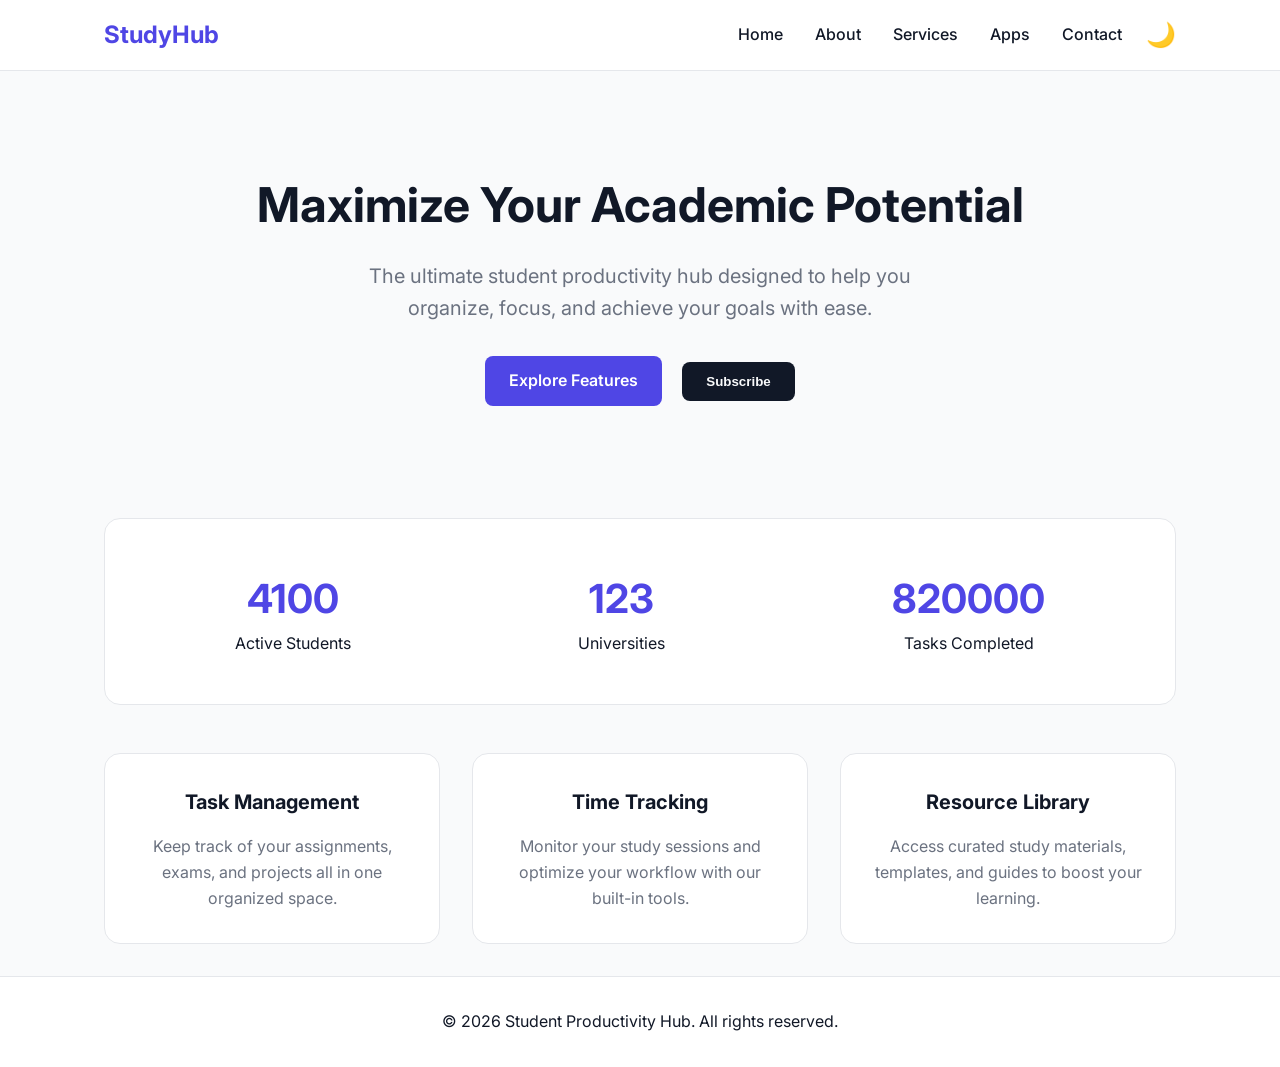
<file: student hub/index.html>
<!DOCTYPE html>
<html lang="en">
<head>
    <meta charset="UTF-8">
    <meta name="viewport" content="width=device-width, initial-scale=1.0">
    <meta name="description" content="Student Productivity Hub - Your all-in-one resource for academic success.">
    <title>Student Productivity Hub | Home</title>

    <meta name="keywords" content="student, productivity, hub, study, planner">
    <meta name="author" content="StudyHub Team">
    <meta property="og:title" content="Student Productivity Hub">
    <meta property="og:description" content="The ultimate student productivity hub designed to help you organize, focus, and achieve your goals.">
    <meta property="og:type" content="website">
    <link rel="icon" href="data:image/svg+xml,<svg xmlns=%22http://www.w3.org/2000/svg%22 viewBox=%220 0 100 100%22><text y=%22.9em%22 font-size=%2290%22>📚</text></svg>">

    <link href="https://fonts.googleapis.com/css2?family=Inter:wght@400;500;600;700&display=swap" rel="stylesheet">
    <link rel="stylesheet" href="style.css">
    <script src="ui.js" defer></script>
</head>
<body>
    <header>
        <nav>
            <a href="index.html" class="logo">StudyHub</a>
            <div class="nav-right">
                <button class="hamburger" aria-label="Toggle Menu">
                    <span></span><span></span><span></span>
                </button>
                <ul class="nav-links">
                    <li><a href="index.html">Home</a></li>
                    <li><a href="about.html">About</a></li>
                    <li><a href="services.html">Services</a></li>
                    <li><a href="apps.html">Apps</a></li>
                    <li><a href="contact.html">Contact</a></li>
                </ul>
                <button id="theme-toggle" class="theme-toggle" aria-label="Toggle Dark Mode">🌙</button>
            </div>
        </nav>
    </header>

    <main>
        <section class="hero">
            <h1>Maximize Your Academic Potential</h1>
            <p>The ultimate student productivity hub designed to help you organize, focus, and achieve your goals with ease.</p>
            <a href="#features" class="btn">Explore Features</a>
            <button id="modal-btn" class="btn" style="background-color: var(--text-color); color: var(--bg-color); margin-left: 1rem;">Subscribe</button>
        </section>

        <!-- Animated Counters -->
        <section class="stats">
            <div class="stat-item">
                <div class="counter" data-target="5000">0</div>
                <p>Active Students</p>
            </div>
            <div class="stat-item">
                <div class="counter" data-target="150">0</div>
                <p>Universities</p>
            </div>
            <div class="stat-item">
                <div class="counter" data-target="1000000">0</div>
                <p>Tasks Completed</p>
            </div>
        </section>

        <section id="features" class="features">
            <div class="card">
                <h3>Task Management</h3>
                <p>Keep track of your assignments, exams, and projects all in one organized space.</p>
            </div>
            <div class="card">
                <h3>Time Tracking</h3>
                <p>Monitor your study sessions and optimize your workflow with our built-in tools.</p>
            </div>
            <div class="card">
                <h3>Resource Library</h3>
                <p>Access curated study materials, templates, and guides to boost your learning.</p>
            </div>
        </section>
    </main>

    <!-- Modal Popup -->
    <div id="my-modal" class="modal">
        <div class="modal-content">
            <span class="close">&times;</span>
            <h2>Subscribe to Updates</h2>
            <p style="margin: 1rem 0; color: var(--text-muted);">Get the latest study tips and feature updates directly in your inbox.</p>
            <form id="subscribe-form" style="display: flex; gap: 0.5rem;">
                <input type="email" placeholder="Enter your email" required style="flex: 1;">
                <button type="submit" class="btn">Subscribe</button>
            </form>
        </div>
    </div>

    <footer>
        <p>&copy; 2026 Student Productivity Hub. All rights reserved.</p>
    </footer>
</body>
</html>
</file>
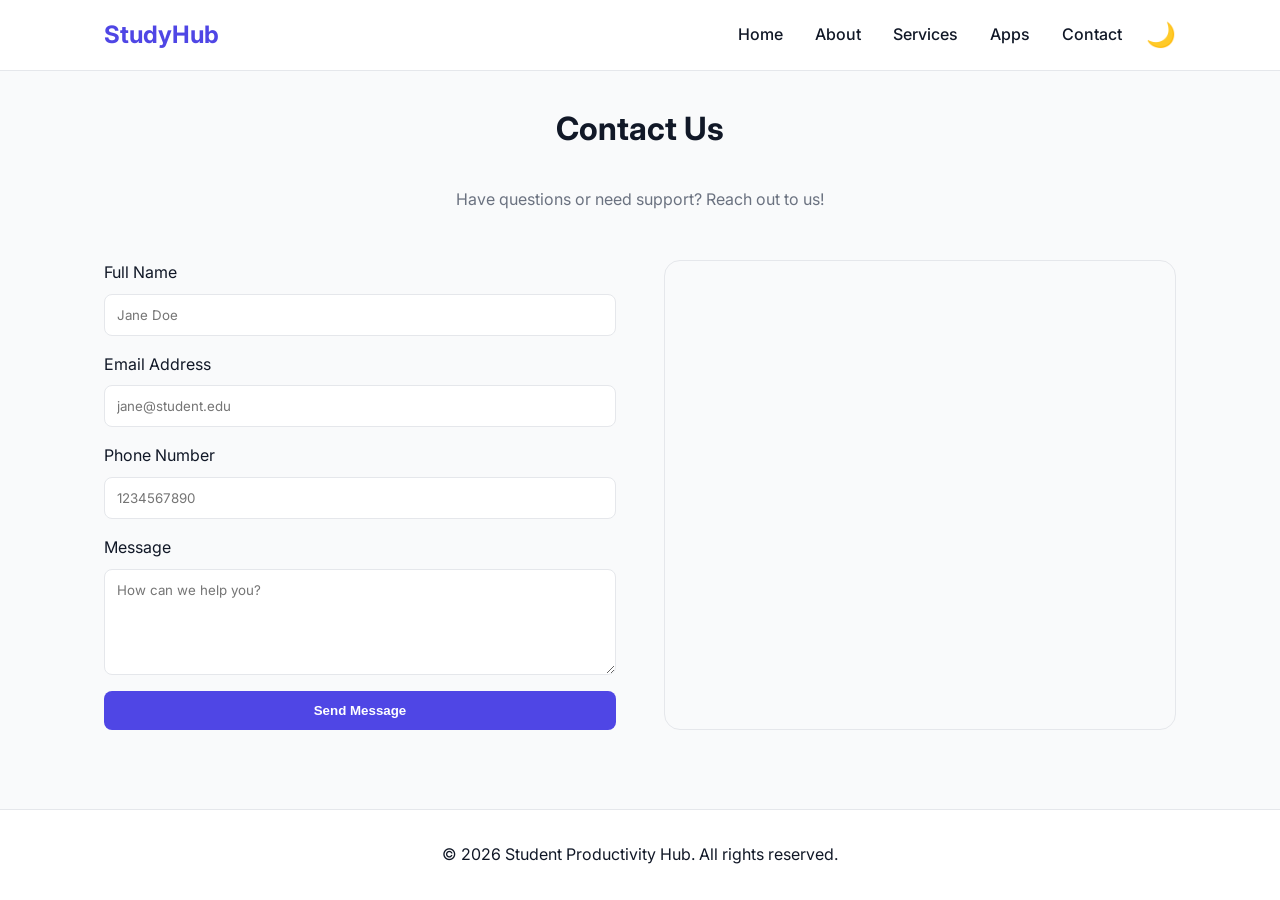
<file: student hub/contact.html>
<!DOCTYPE html>
<html lang="en">
<head>
    <meta charset="UTF-8">
    <meta name="viewport" content="width=device-width, initial-scale=1.0">
    <meta name="description" content="Contact Student Productivity Hub">
    <title>Contact | Student Productivity Hub</title>

    <meta name="keywords" content="student, productivity, hub, study, planner">
    <meta name="author" content="StudyHub Team">
    <meta property="og:title" content="Student Productivity Hub">
    <meta property="og:description" content="The ultimate student productivity hub designed to help you organize, focus, and achieve your goals.">
    <meta property="og:type" content="website">
    <link rel="icon" href="data:image/svg+xml,<svg xmlns=%22http://www.w3.org/2000/svg%22 viewBox=%220 0 100 100%22><text y=%22.9em%22 font-size=%2290%22>📚</text></svg>">

    <link href="https://fonts.googleapis.com/css2?family=Inter:wght@400;500;600;700&display=swap" rel="stylesheet">
    <link rel="stylesheet" href="style.css">
    <script src="ui.js" defer></script>
</head>
<body>
    <header>
        <nav>
            <a href="index.html" class="logo">StudyHub</a>
            <div class="nav-right">
                <button class="hamburger" aria-label="Toggle Menu">
                    <span></span><span></span><span></span>
                </button>
                <ul class="nav-links">
                    <li><a href="index.html">Home</a></li>
                    <li><a href="about.html">About</a></li>
                    <li><a href="services.html">Services</a></li>
                    <li><a href="apps.html">Apps</a></li>
                    <li><a href="contact.html">Contact</a></li>
                </ul>
                <button id="theme-toggle" class="theme-toggle" aria-label="Toggle Dark Mode">🌙</button>
            </div>
        </nav>
    </header>

    <main>
        <h1 style="text-align: center; margin-bottom: 2rem;">Contact Us</h1>
        <p style="text-align: center; color: var(--text-muted); margin-bottom: 3rem;">Have questions or need support? Reach out to us!</p>
        
        <div class="contact-container">
            <div class="contact-form-wrapper">
                <form id="contact-form" class="contact-form" novalidate>
                    <div class="form-group">
                        <label for="name">Full Name</label>
                        <input type="text" id="name" name="name" required placeholder="Jane Doe">
                        <span class="error-msg"></span>
                    </div>
                    <div class="form-group">
                        <label for="email">Email Address</label>
                        <input type="email" id="email" name="email" required placeholder="jane@student.edu">
                        <span class="error-msg"></span>
                    </div>
                    <div class="form-group">
                        <label for="phone">Phone Number</label>
                        <input type="tel" id="phone" name="phone" required placeholder="1234567890">
                        <span class="error-msg"></span>
                    </div>
                    <div class="form-group">
                        <label for="message">Message</label>
                        <textarea id="message" name="message" rows="5" required placeholder="How can we help you?"></textarea>
                    </div>
                    <button type="submit" class="btn">Send Message</button>
                </form>
            </div>
            
            <div class="map-container" style="border-radius: 1rem; overflow: hidden; border: 1px solid var(--border-color);">
                <iframe src="https://www.google.com/maps/embed?pb=!1m18!1m12!1m3!1d3151.835434509374!2d144.95373531531615!3d-37.816279742021665!2m3!1f0!2f0!3f0!3m2!1i1024!2i768!4f13.1!3m3!1m2!1s0x6ad65d4c2b349649%3A0xb6899234e561db11!2sEnvato!5e0!3m2!1sen!2sus!4v1620130985202!5m2!1sen!2sus" width="100%" height="100%" style="border:0; min-height: 400px;" allowfullscreen="" loading="lazy"></iframe>
            </div>
        </div>
    </main>

    <footer>
        <p>&copy; 2026 Student Productivity Hub. All rights reserved.</p>
    </footer>
</body>
</html>
</file>
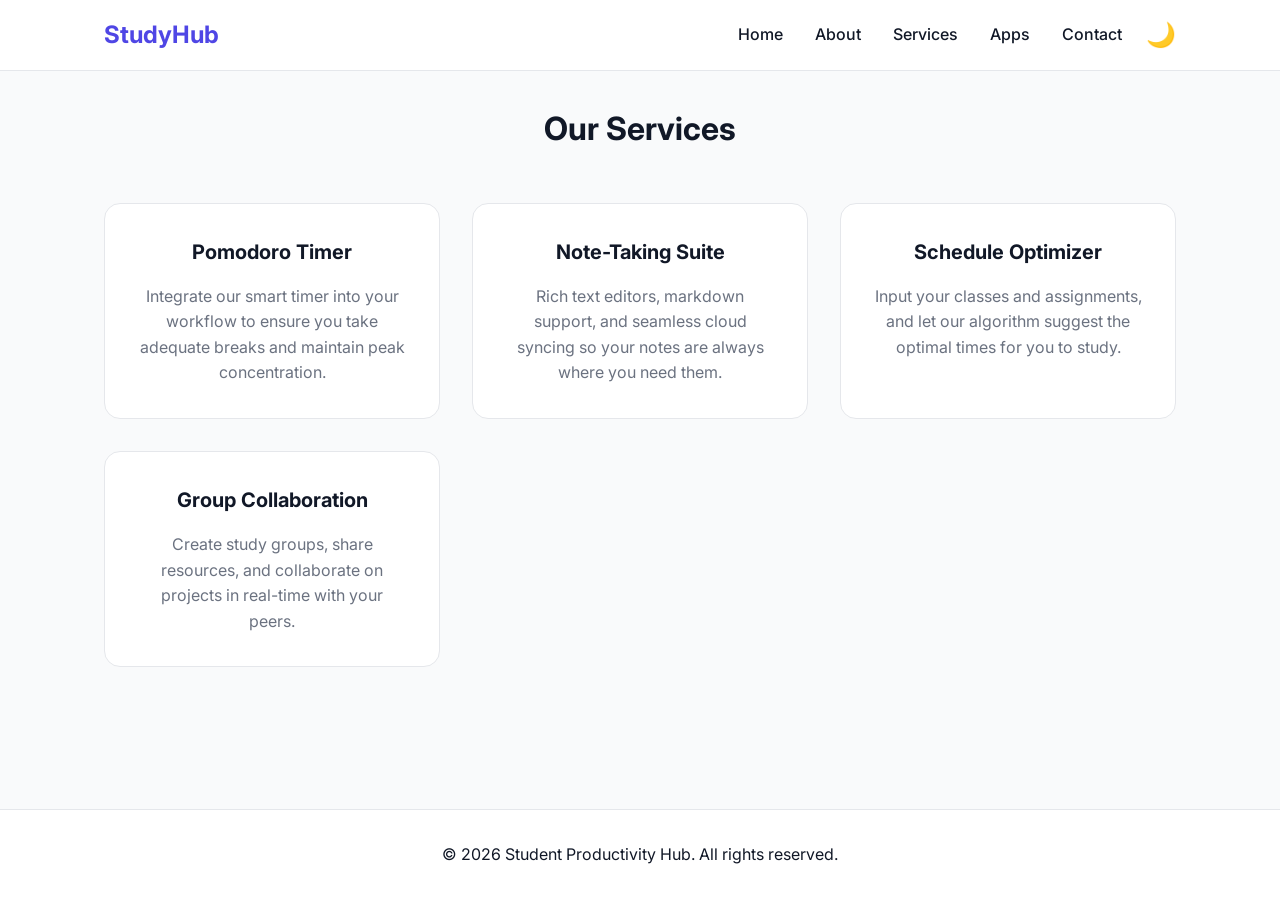
<file: student hub/services.html>
<!DOCTYPE html>
<html lang="en">
<head>
    <meta charset="UTF-8">
    <meta name="viewport" content="width=device-width, initial-scale=1.0">
    <meta name="description" content="Services offered by Student Productivity Hub">
    <title>Services | Student Productivity Hub</title>

    <meta name="keywords" content="student, productivity, hub, study, planner">
    <meta name="author" content="StudyHub Team">
    <meta property="og:title" content="Student Productivity Hub">
    <meta property="og:description" content="The ultimate student productivity hub designed to help you organize, focus, and achieve your goals.">
    <meta property="og:type" content="website">
    <link rel="icon" href="data:image/svg+xml,<svg xmlns=%22http://www.w3.org/2000/svg%22 viewBox=%220 0 100 100%22><text y=%22.9em%22 font-size=%2290%22>📚</text></svg>">

    <link href="https://fonts.googleapis.com/css2?family=Inter:wght@400;500;600;700&display=swap" rel="stylesheet">
    <link rel="stylesheet" href="style.css">
    <script src="ui.js" defer></script>
</head>
<body>
    <header>
        <nav>
            <a href="index.html" class="logo">StudyHub</a>
            <div class="nav-right">
                <button class="hamburger" aria-label="Toggle Menu">
                    <span></span><span></span><span></span>
                </button>
                <ul class="nav-links">
                    <li><a href="index.html">Home</a></li>
                    <li><a href="about.html">About</a></li>
                    <li><a href="services.html">Services</a></li>
                    <li><a href="apps.html">Apps</a></li>
                    <li><a href="contact.html">Contact</a></li>
                </ul>
                <button id="theme-toggle" class="theme-toggle" aria-label="Toggle Dark Mode">🌙</button>
            </div>
        </nav>
    </header>

    <main>
        <h1 style="text-align: center; margin-bottom: 3rem;">Our Services</h1>
        
        <div class="features">
            <div class="card">
                <h3>Pomodoro Timer</h3>
                <p>Integrate our smart timer into your workflow to ensure you take adequate breaks and maintain peak concentration.</p>
            </div>
            <div class="card">
                <h3>Note-Taking Suite</h3>
                <p>Rich text editors, markdown support, and seamless cloud syncing so your notes are always where you need them.</p>
            </div>
            <div class="card">
                <h3>Schedule Optimizer</h3>
                <p>Input your classes and assignments, and let our algorithm suggest the optimal times for you to study.</p>
            </div>
            <div class="card">
                <h3>Group Collaboration</h3>
                <p>Create study groups, share resources, and collaborate on projects in real-time with your peers.</p>
            </div>
        </div>
    </main>

    <footer>
        <p>&copy; 2026 Student Productivity Hub. All rights reserved.</p>
    </footer>
</body>
</html>
</file>
<file: student hub/style.css>
@import url("header.css");
@import url("footer.css");
:root {
  --primary: #4f46e5;
  --primary-hover: #4338ca;
  --bg-color: #f9fafb;
  --text-color: #111827;
  --text-muted: #6b7280;
  --card-bg: #ffffff;
  --border-color: #e5e7eb;
}

body.dark-mode {
  --bg-color: #111827;
  --text-color: #f9fafb;
  --text-muted: #9ca3af;
  --card-bg: #1f2937;
  --border-color: #374151;
}

@import url('apps.css');

* {
  box-sizing: border-box;
  margin: 0;
  padding: 0;
}

body {
  font-family: 'Inter', system-ui, -apple-system, sans-serif;
  background-color: var(--bg-color);
  color: var(--text-color);
  line-height: 1.6;
  display: flex;
  flex-direction: column;
  min-height: 100vh;
  transition: background-color 0.3s, color 0.3s;
}

/* Header styles moved to header.css */
/* Main Content */
main {
  flex: 1;
  padding: 2rem 5%;
  max-width: 1200px;
  margin: 0 auto;
  width: 100%;
}

/* Hero Section */
.hero {
  text-align: center;
  padding: 4rem 0;
}

.hero h1 {
  font-size: 3rem;
  margin-bottom: 1rem;
}

.hero p {
  font-size: 1.25rem;
  color: var(--text-muted);
  max-width: 600px;
  margin: 0 auto 2rem;
}

.btn {
  display: inline-block;
  background-color: var(--primary);
  color: white;
  padding: 0.75rem 1.5rem;
  border-radius: 0.5rem;
  text-decoration: none;
  font-weight: 600;
  border: none;
  cursor: pointer;
  transition: background-color 0.3s;
}

.btn:hover {
  background-color: var(--primary-hover);
}

/* Stats (Counters) */
.stats {
  display: flex;
  justify-content: space-around;
  background-color: var(--card-bg);
  padding: 3rem 1rem;
  border-radius: 1rem;
  margin: 3rem 0;
  border: 1px solid var(--border-color);
}
.stat-item {
  text-align: center;
}
.stat-item .counter {
  font-size: 2.5rem;
  font-weight: 700;
  color: var(--primary);
}

/* Cards Layout */
.features {
  display: grid;
  grid-template-columns: repeat(auto-fit, minmax(300px, 1fr));
  gap: 2rem;
  margin-top: 3rem;
}

.card {
  background-color: var(--card-bg);
  border: 1px solid var(--border-color);
  border-radius: 1rem;
  padding: 2rem;
  text-align: center;
  transition: transform 0.3s, box-shadow 0.3s, background-color 0.3s, border-color 0.3s;
}

.card:hover {
  transform: translateY(-5px);
  box-shadow: 0 10px 20px rgba(0,0,0,0.1);
}

.card h3 {
  margin-bottom: 1rem;
  font-size: 1.25rem;
}

.card p {
  color: var(--text-muted);
}

/* Modal */
.modal {
  display: none;
  position: fixed;
  inset: 0;
  background: rgba(0, 0, 0, 0.5);
  align-items: center;
  justify-content: center;
  z-index: 1000;
  opacity: 0;
  transition: opacity 0.3s;
}

.modal.show {
  display: flex;
  opacity: 1;
}

.modal-content {
  background: var(--card-bg);
  padding: 2rem;
  border-radius: 1rem;
  max-width: 500px;
  width: 90%;
  position: relative;
  transform: translateY(-20px);
  transition: transform 0.3s;
}

.modal.show .modal-content {
  transform: translateY(0);
}

.close {
  position: absolute;
  top: 1rem;
  right: 1rem;
  font-size: 1.5rem;
  cursor: pointer;
  color: var(--text-muted);
}

/* Slider */
.slider-container {
  position: relative;
  width: 100%;
  max-width: 800px;
  height: 400px;
  margin: 3rem auto;
  overflow: hidden;
  border-radius: 1rem;
  background: var(--card-bg);
}

.slide {
  position: absolute;
  width: 100%;
  height: 100%;
  transition: transform 0.5s ease-in-out;
}

.slide img {
  width: 100%;
  height: 100%;
  object-fit: cover;
}

.slider-btn {
  position: absolute;
  top: 50%;
  transform: translateY(-50%);
  background: rgba(0,0,0,0.5);
  color: white;
  border: none;
  padding: 1rem;
  cursor: pointer;
  font-size: 1.5rem;
  z-index: 10;
  border-radius: 50%;
  width: 3rem;
  height: 3rem;
  display: flex;
  align-items: center;
  justify-content: center;
  transition: background 0.3s;
}

.slider-btn:hover {
  background: var(--primary);
}

.slider-prev { left: 1rem; }
.slider-next { right: 1rem; }

/* Image Gallery */
.gallery {
  display: grid;
  grid-template-columns: repeat(auto-fit, minmax(250px, 1fr));
  gap: 1rem;
  margin-top: 2rem;
}

.gallery img {
  width: 100%;
  height: 200px;
  object-fit: cover;
  border-radius: 0.5rem;
  transition: transform 0.3s;
}

.gallery img:hover {
  transform: scale(1.05);
}

/* Contact Form */
.contact-container {
  display: grid;
  grid-template-columns: 1fr 1fr;
  gap: 3rem;
  margin-top: 2rem;
}

.contact-form {
  display: flex;
  flex-direction: column;
  gap: 1rem;
}

.form-group {
  display: flex;
  flex-direction: column;
  gap: 0.5rem;
}

input, textarea {
  padding: 0.75rem;
  border: 1px solid var(--border-color);
  border-radius: 0.5rem;
  background-color: var(--card-bg);
  color: var(--text-color);
  font-family: inherit;
  transition: border-color 0.3s, box-shadow 0.3s;
}

input:focus, textarea:focus {
  outline: none;
  border-color: var(--primary);
  box-shadow: 0 0 0 2px rgba(79, 70, 229, 0.2);
}

input.error, textarea.error {
  border-color: #ef4444;
}

.error-msg {
  color: #ef4444;
  font-size: 0.875rem;
  display: none;
}

/* Back to top */
.back-to-top {
  position: fixed;
  bottom: 2rem;
  right: 2rem;
  background: var(--primary);
  color: white;
  width: 3rem;
  height: 3rem;
  border-radius: 50%;
  border: none;
  font-size: 1.5rem;
  cursor: pointer;
  opacity: 0;
  visibility: hidden;
  transition: opacity 0.3s, visibility 0.3s, transform 0.3s;
  z-index: 100;
  box-shadow: 0 4px 6px rgba(0,0,0,0.1);
}

.back-to-top.show {
  opacity: 1;
  visibility: visible;
}

.back-to-top:hover {
  transform: translateY(-5px);
  background: var(--primary-hover);
}

/* Footer styles moved to footer.css */
/* Responsive */
@media (max-width: 768px) {
  .hamburger {
    display: flex;
  }
  
  .nav-links {
    position: absolute;
    top: 100%;
    left: 0;
    right: 0;
    background: var(--card-bg);
    flex-direction: column;
    padding: 0;
    max-height: 0;
    overflow: hidden;
    border-bottom: 1px solid transparent;
  }
  
  .nav-links.active {
    padding: 1rem 5%;
    max-height: 300px;
    border-bottom-color: var(--border-color);
  }
  
  .contact-container {
    grid-template-columns: 1fr;
  }
  
  .hero h1 {
    font-size: 2rem;
  }
  
  .slider-container {
    height: 250px;
  }
}
</file>
